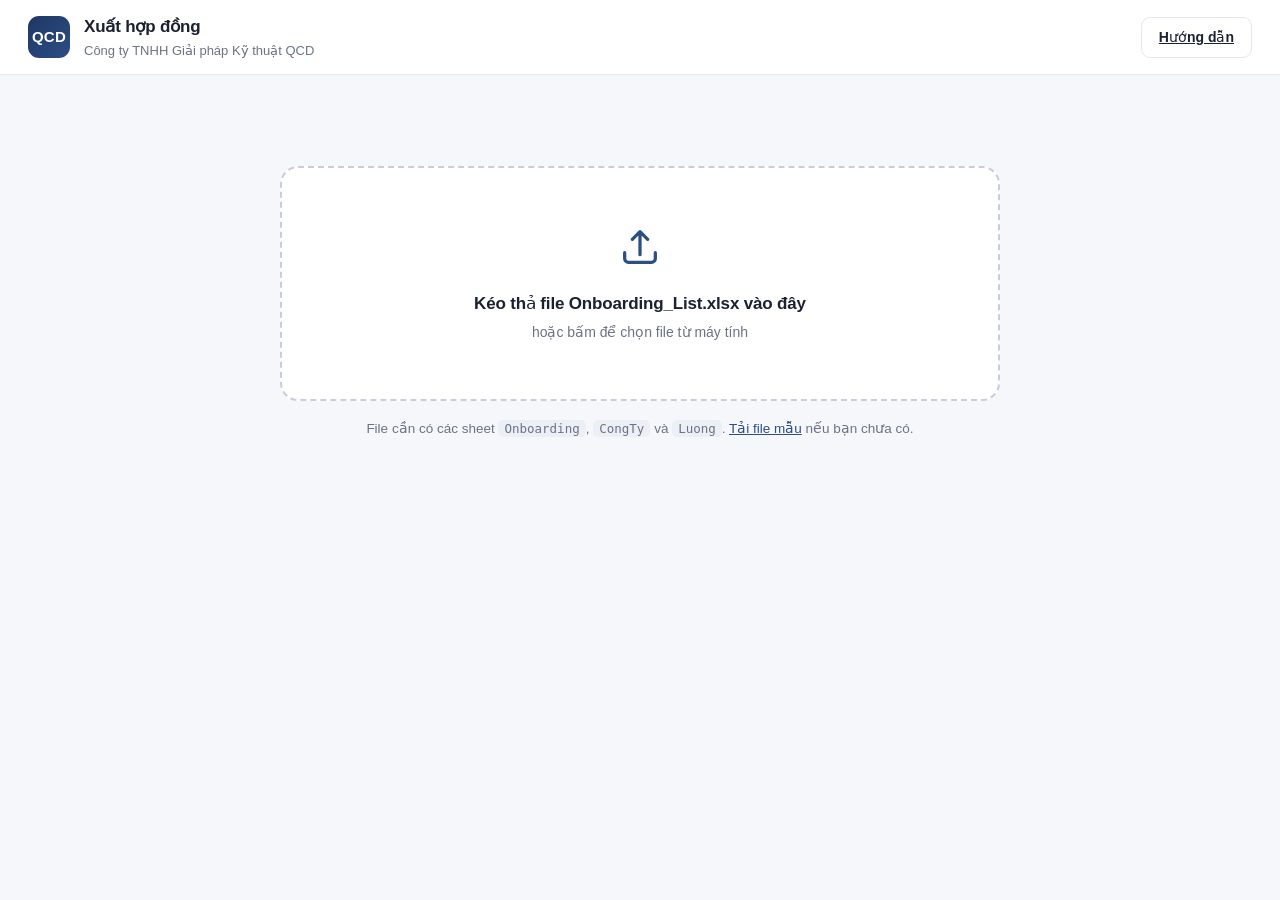
<file: CONTRACTS/app/static/index.html>
<!DOCTYPE html>
<html lang="vi">
<head>
<meta charset="utf-8">
<meta name="viewport" content="width=device-width, initial-scale=1">
<title>QCD · Xuất hợp đồng từ danh sách onboarding</title>
<link rel="stylesheet" href="styles.css">
<link rel="icon" href="data:image/svg+xml,<svg xmlns='http://www.w3.org/2000/svg' viewBox='0 0 64 64'><rect width='64' height='64' rx='14' fill='%231f3864'/><text x='32' y='44' font-size='32' font-family='Arial' font-weight='bold' fill='white' text-anchor='middle'>Q</text></svg>">
</head>
<body>

<header class="topbar">
  <div class="brand">
    <div class="logo">QCD</div>
    <div>
      <h1>Xuất hợp đồng</h1>
      <p>Công ty TNHH Giải pháp Kỹ thuật QCD</p>
    </div>
  </div>
  <div class="topbar-right">
    <span class="file-chip" id="fileChip" hidden></span>
    <a class="btn ghost" href="huong-dan.html" target="_blank" rel="noopener">Hướng dẫn</a>
    <button class="btn ghost" id="btnReset" hidden>Tải file khác</button>
  </div>
</header>

<main>

  <!-- ─────────── Bước 1: tải file ─────────── -->
  <section id="uploadView">
    <div class="dropzone" id="dropzone" tabindex="0" role="button" aria-label="Chọn file Excel">
      <svg viewBox="0 0 24 24" class="dz-icon" aria-hidden="true">
        <path d="M12 16V4m0 0 4 4m-4-4L8 8" stroke-linecap="round" stroke-linejoin="round"/>
        <path d="M4 15v3a2 2 0 0 0 2 2h12a2 2 0 0 0 2-2v-3" stroke-linecap="round"/>
      </svg>
      <h2>Kéo thả file <strong>Onboarding_List.xlsx</strong> vào đây</h2>
      <p>hoặc bấm để chọn file từ máy tính</p>
      <input type="file" id="fileInput" accept=".xlsx,.xlsm" hidden>
    </div>
    <p class="hint hint-mau">
      File cần có các sheet <code>Onboarding</code>, <code>CongTy</code> và <code>Luong</code>.
      <a id="mauExcel" href="/api/mau-excel">Tải file mẫu</a> nếu bạn chưa có.
    </p>
    <p class="hint boot" id="bootStatus" hidden></p>
  </section>

  <!-- ─────────── Bước 2: xem và chọn ─────────── -->
  <section id="listView" hidden>

    <div class="stats">
      <div class="stat"><span class="stat-num" id="stTotal">0</span><span class="stat-lbl">Nhân sự</span></div>
      <div class="stat"><span class="stat-num" id="stHdld">0</span><span class="stat-lbl">HĐ lao động</span></div>
      <div class="stat"><span class="stat-num" id="stHdks">0</span><span class="stat-lbl">HĐ dịch vụ kỹ sư</span></div>
      <div class="stat ok"><span class="stat-num" id="stReady">0</span><span class="stat-lbl">Đủ thông tin</span></div>
      <div class="stat warn"><span class="stat-num" id="stMissing">0</span><span class="stat-lbl">Còn thiếu</span></div>
    </div>

    <div class="toolbar">
      <div class="search">
        <svg viewBox="0 0 24 24" aria-hidden="true"><circle cx="11" cy="11" r="7"/><path d="m20 20-3.5-3.5" stroke-linecap="round"/></svg>
        <input type="search" id="search" placeholder="Tìm theo tên, chức danh, bộ phận…" autocomplete="off">
      </div>
      <div class="filters" id="filters" role="group" aria-label="Lọc danh sách">
        <button class="chip active" data-filter="all">Tất cả</button>
        <button class="chip" data-filter="HDLD">HĐ lao động</button>
        <button class="chip" data-filter="HDKS">HĐ dịch vụ</button>
        <button class="chip" data-filter="ready">Đủ thông tin</button>
        <button class="chip" data-filter="missing">Còn thiếu</button>
      </div>
    </div>

    <div class="tablewrap">
      <table id="table">
        <thead>
          <tr>
            <th class="col-check"><input type="checkbox" id="checkAll" aria-label="Chọn tất cả"></th>
            <th class="col-stt">#</th>
            <th>Nhân sự</th>
            <th>Loại hợp đồng</th>
            <th>Số HĐ</th>
            <th>Thời hạn</th>
            <th class="num">Mức lương / tháng</th>
            <th>Trạng thái</th>
            <th></th>
          </tr>
        </thead>
        <tbody id="tbody"></tbody>
      </table>
      <p class="empty" id="emptyMsg" hidden>Không có nhân sự nào khớp bộ lọc.</p>
    </div>
  </section>
</main>

<!-- ─────────── Thanh thao tác ─────────── -->
<div class="actionbar" id="actionbar" hidden>
  <div class="sel-info"><strong id="selCount">0</strong> nhân sự được chọn<span id="selWarn" class="sel-warn" hidden></span></div>
  <label class="switch" id="mergeWrap" hidden
         title="Bỏ trống thì mỗi nhân sự tải về một file riêng mang đúng tên của họ">
    <input type="checkbox" id="mergeChk"><span></span>Gộp tất cả vào một file PDF
  </label>
  <div class="actions">
    <button class="btn ghost" id="btnPreview">Xem trước</button>
    <button class="btn ghost" id="btnDocx">Tải Word</button>
    <button class="btn primary" id="btnPdf">Tải PDF</button>
  </div>
</div>

<!-- ─────────── Ngăn chi tiết ─────────── -->
<div class="drawer-backdrop" id="drawerBackdrop" hidden></div>
<aside class="drawer" id="drawer" hidden aria-label="Chi tiết nhân sự">
  <header>
    <div><h2 id="drawerName"></h2><p id="drawerRole"></p></div>
    <button class="icon-btn" id="drawerClose" aria-label="Đóng">&times;</button>
  </header>
  <div class="drawer-body" id="drawerBody"></div>
  <footer>
    <button class="btn ghost" id="drawerPreview">Xem trước</button>
    <button class="btn primary" id="drawerPdf">Tải PDF</button>
  </footer>
</aside>

<!-- ─────────── Xem trước ─────────── -->
<div class="modal" id="previewModal" hidden>
  <div class="modal-box">
    <header>
      <h2 id="previewTitle">Xem trước hợp đồng</h2>
      <button class="icon-btn" id="previewClose" aria-label="Đóng">&times;</button>
    </header>
    <iframe id="previewFrame" title="Xem trước hợp đồng"></iframe>
  </div>
</div>

<div class="toasts" id="toasts"></div>
<div class="loading" id="loading" hidden><div class="spinner"></div><span id="loadingText">Đang xử lý…</span></div>

<script src="backend-server.js"></script>
<script src="app.js"></script>
</body>
</html>
</file>
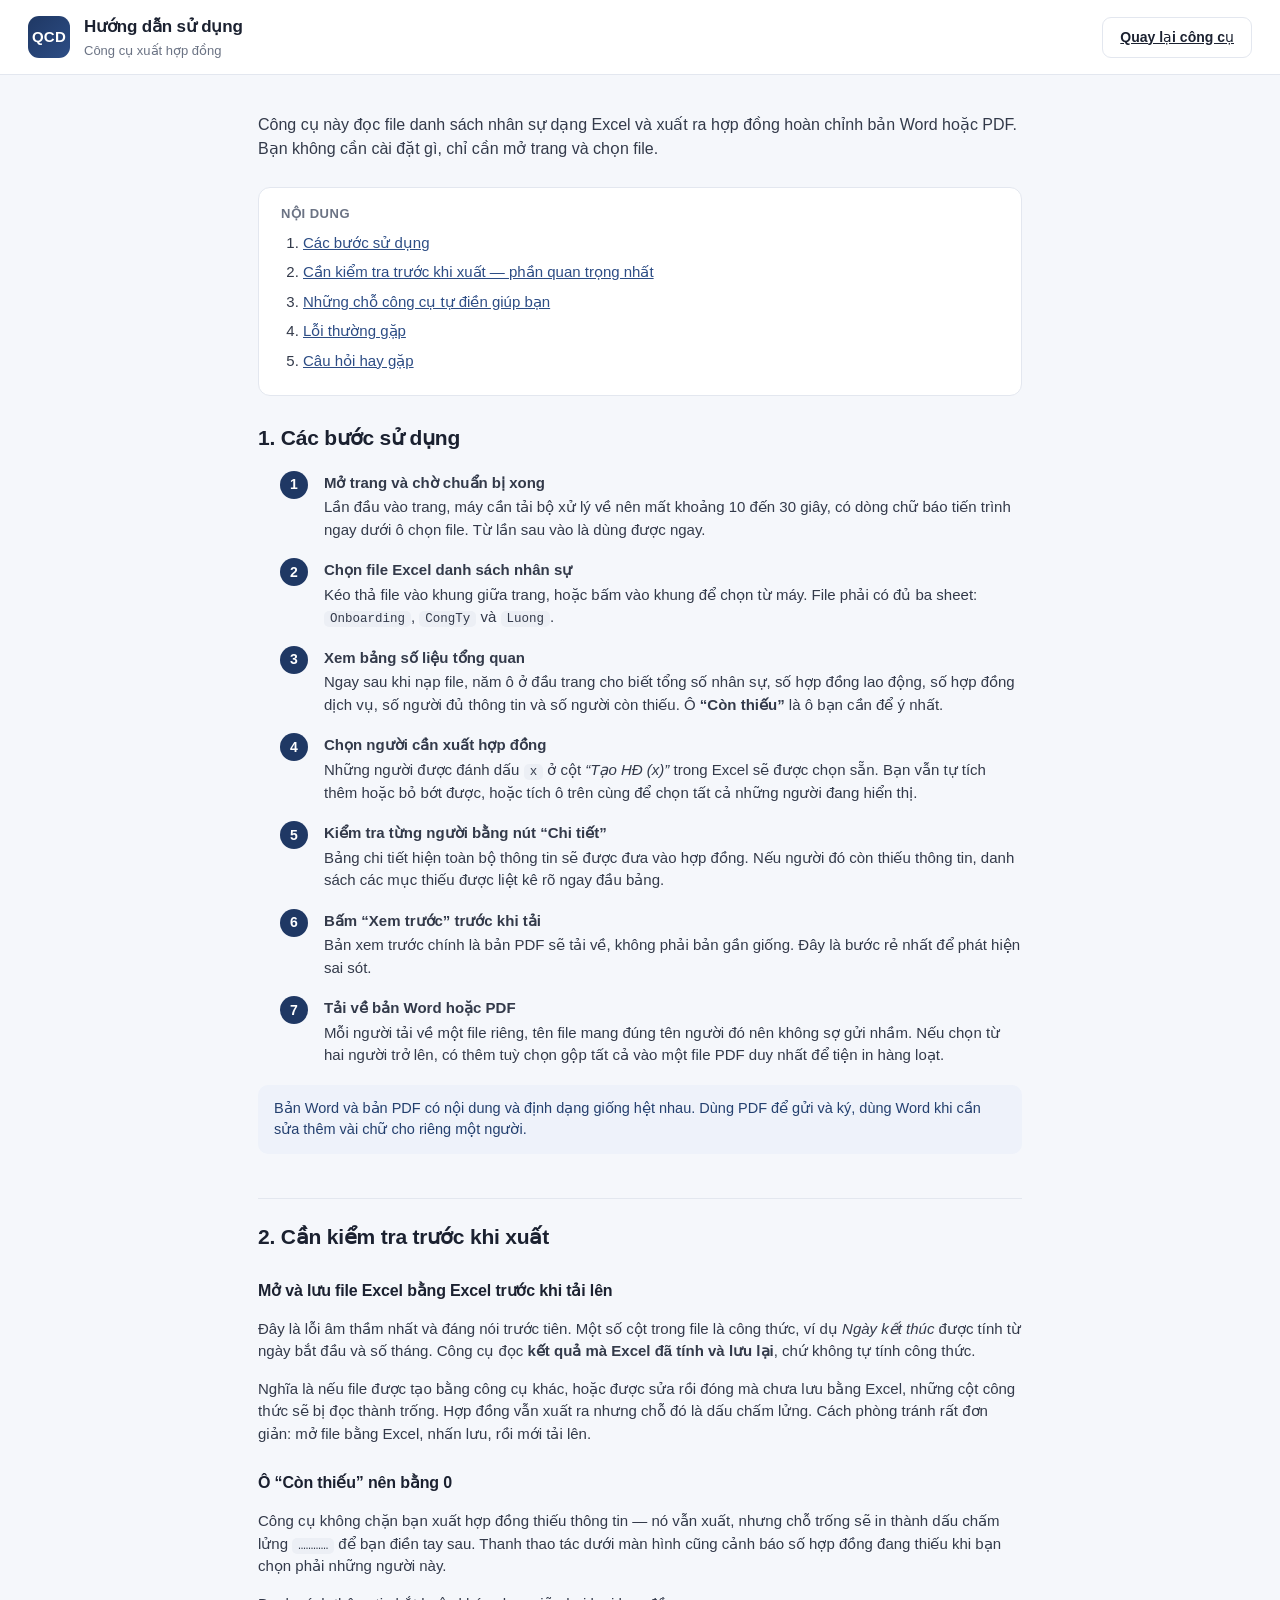
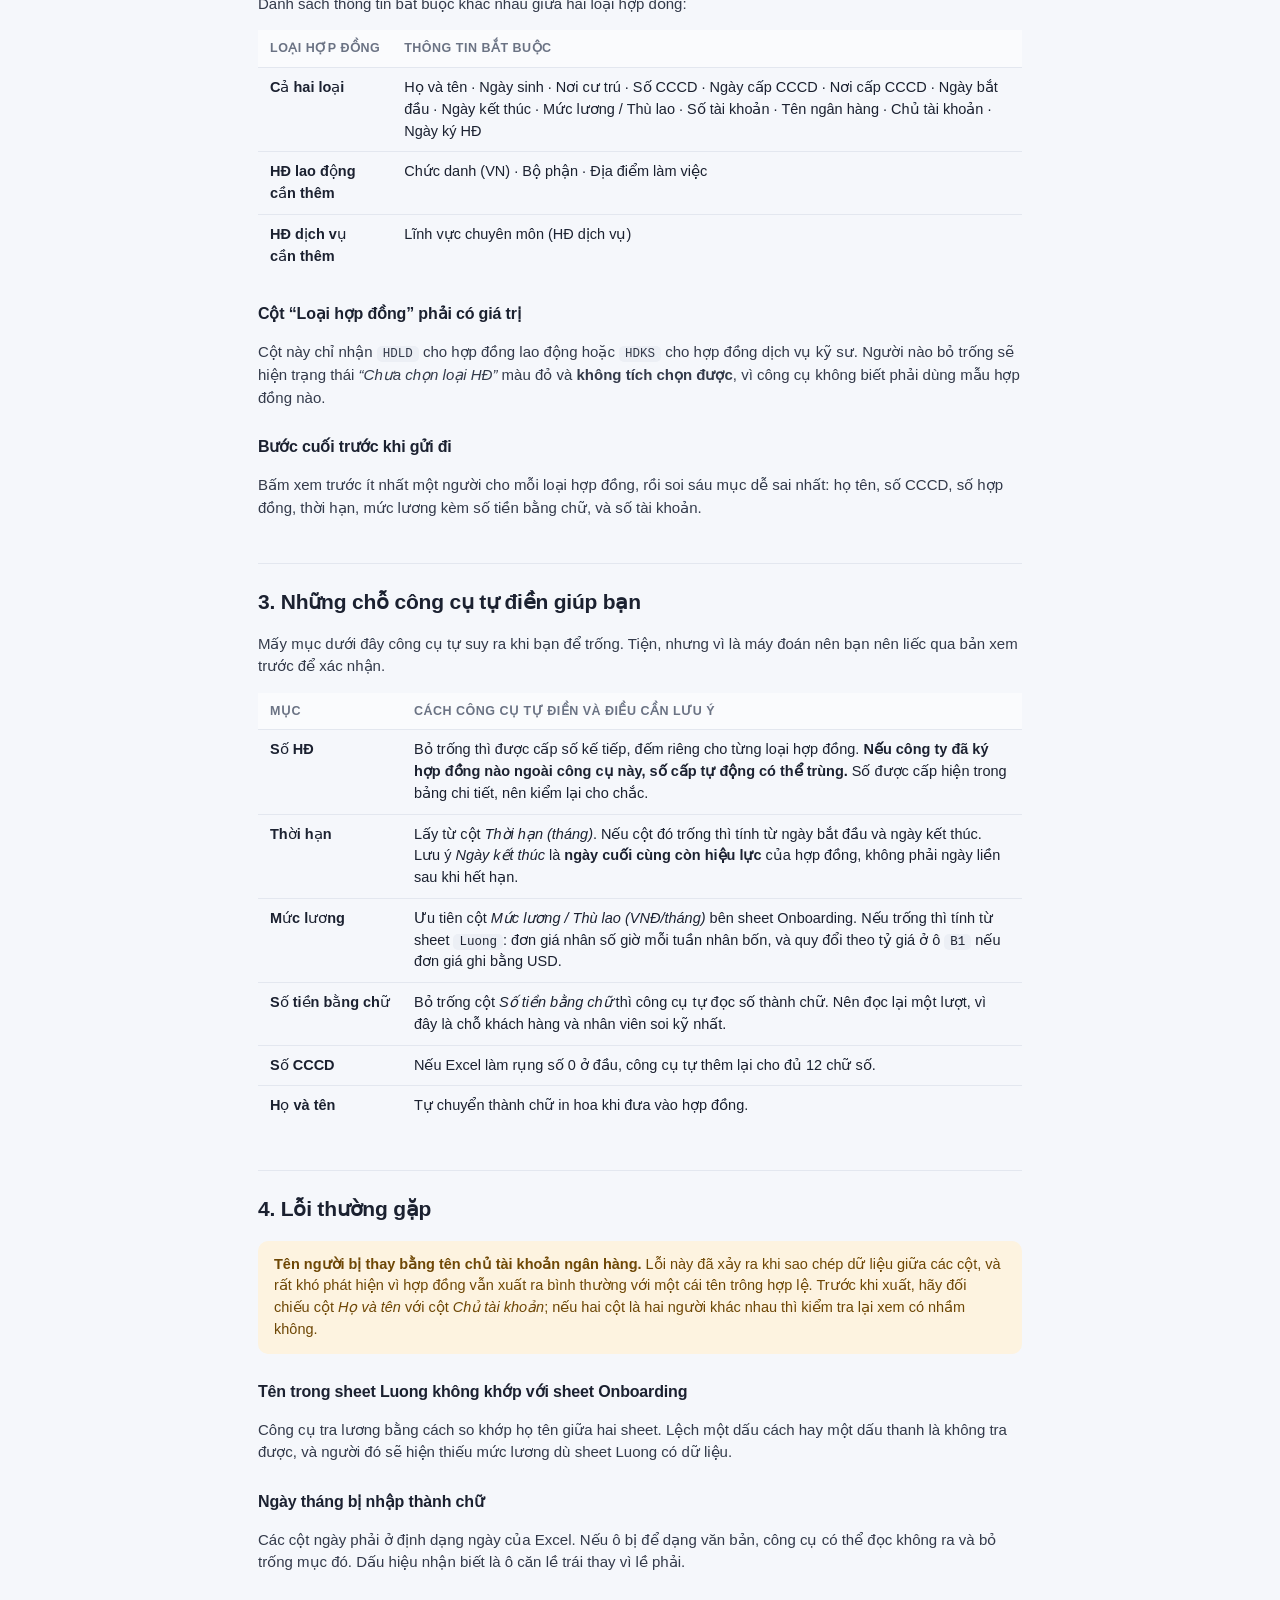
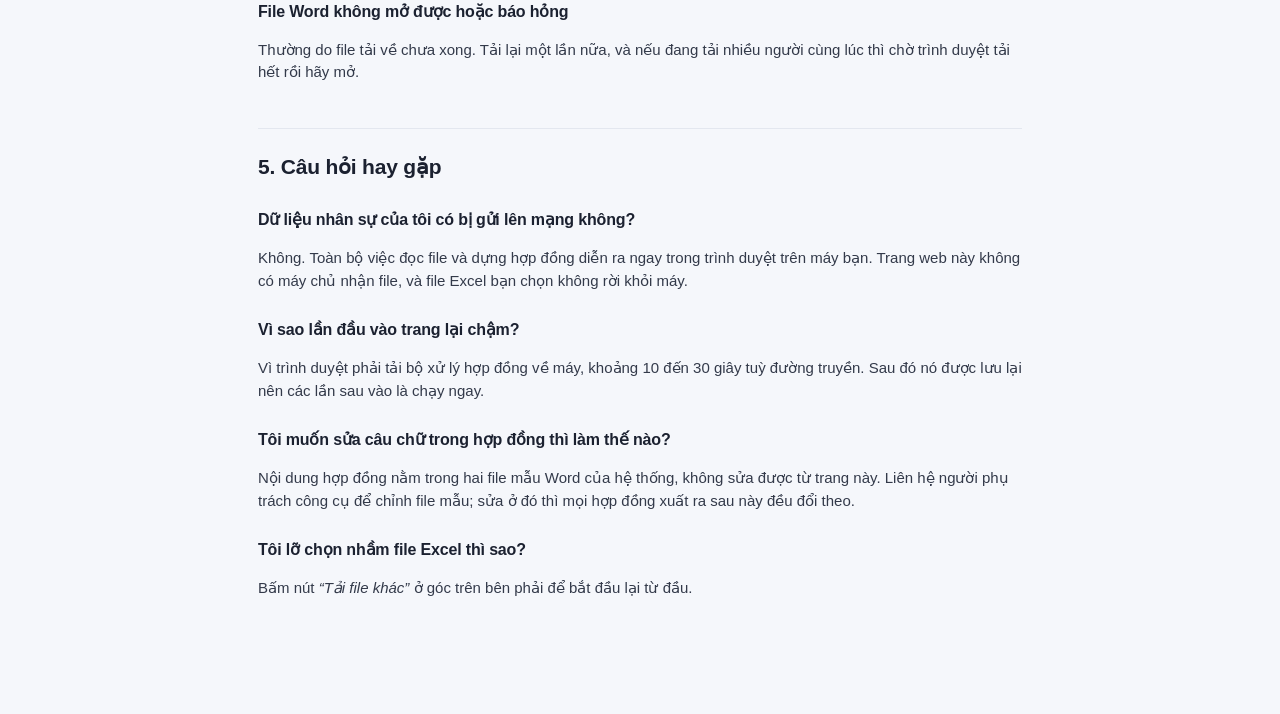
<file: CONTRACTS/app/static/huong-dan.html>
<!DOCTYPE html>
<html lang="vi">
<head>
<meta charset="utf-8">
<meta name="viewport" content="width=device-width, initial-scale=1">
<title>Hướng dẫn sử dụng · Xuất hợp đồng</title>
<link rel="stylesheet" href="styles.css">
<style>
  .doc { max-width: 820px; margin: 0 auto; padding: 32px 28px 100px; }
  .doc h2 {
    font-size: 21px; margin: 44px 0 14px; padding-top: 22px;
    border-top: 1px solid var(--line);
  }
  .doc h2:first-of-type { border-top: none; padding-top: 0; margin-top: 26px; }
  .doc h3 { font-size: 16px; margin: 26px 0 8px; }
  .doc p, .doc li { color: #333a4a; }
  .doc ol, .doc ul { padding-left: 22px; margin: 10px 0; }
  .doc li { margin: 7px 0; }
  .doc li > ul { margin: 6px 0; }
  .lead { font-size: 16px; color: var(--muted); margin: 6px 0 0; }

  .buoc { counter-reset: buoc; list-style: none; padding: 0; }
  .buoc > li {
    counter-increment: buoc; position: relative;
    padding: 0 0 0 44px; margin: 18px 0;
  }
  .buoc > li::before {
    content: counter(buoc); position: absolute; left: 0; top: -1px;
    width: 28px; height: 28px; border-radius: 50%;
    background: var(--navy); color: #fff;
    font-size: 14px; font-weight: 650;
    display: grid; place-items: center;
  }
  /* Chỉ dòng tiêu đề của mỗi bước mới tách riêng một dòng, chữ in đậm giữa câu thì không. */
  .buoc > li > strong:first-child { display: block; margin-bottom: 2px; }

  .note { border-radius: 10px; padding: 13px 16px; margin: 16px 0; font-size: 14.5px; }
  .note.warn { background: var(--warn-bg); color: #6e4705; }
  .note.ok { background: var(--ok-bg); color: #0f5c35; }
  .note.info { background: var(--navy-50); color: #24406f; }
  .note strong { font-weight: 650; }

  table.doc-t { width: 100%; border-collapse: collapse; margin: 14px 0; font-size: 14.5px; }
  table.doc-t th, table.doc-t td {
    text-align: left; padding: 9px 12px; border-bottom: 1px solid var(--line);
    vertical-align: top;
  }
  table.doc-t th { background: #fafbfd; font-size: 12.5px; text-transform: uppercase;
                   letter-spacing: .04em; color: var(--muted); }
  table.doc-t td:first-child { white-space: nowrap; font-weight: 550; }

  .muc-luc { background: #fff; border: 1px solid var(--line); border-radius: var(--radius);
             padding: 16px 22px; margin: 26px 0 8px; }
  .muc-luc p { margin: 0 0 8px; font-weight: 650; font-size: 13px;
               text-transform: uppercase; letter-spacing: .04em; color: var(--muted); }
  .muc-luc ol { margin: 0; }

  @media print {
    .topbar { position: static; }
    .doc h2 { break-after: avoid; }
    .note, .buoc > li, table.doc-t { break-inside: avoid; }
  }
</style>
</head>
<body>

<header class="topbar">
  <div class="brand">
    <div class="logo">QCD</div>
    <div>
      <h1>Hướng dẫn sử dụng</h1>
      <p>Công cụ xuất hợp đồng</p>
    </div>
  </div>
  <a class="btn ghost" id="veCongCu" href="./">Quay lại công cụ</a>
</header>
<script>
  // Bản chạy trên máy phục vụ trang này ngay ở thư mục gốc, còn bản web đặt nó trong
  // CONTRACTS/app/static/ nên phải lùi về đúng chỗ chứa trang chính.
  const thuMuc = "/CONTRACTS/app/static/";
  const vt = location.pathname.indexOf(thuMuc);
  if (vt >= 0) document.getElementById("veCongCu").href = location.pathname.slice(0, vt + 1);
</script>

<main class="doc">

  <p class="lead">
    Công cụ này đọc file danh sách nhân sự dạng Excel và xuất ra hợp đồng hoàn chỉnh
    bản Word hoặc PDF. Bạn không cần cài đặt gì, chỉ cần mở trang và chọn file.
  </p>

  <div class="muc-luc">
    <p>Nội dung</p>
    <ol>
      <li><a href="#cach-dung">Các bước sử dụng</a></li>
      <li><a href="#truoc-khi-xuat">Cần kiểm tra trước khi xuất — phần quan trọng nhất</a></li>
      <li><a href="#tu-dien">Những chỗ công cụ tự điền giúp bạn</a></li>
      <li><a href="#loi-thuong-gap">Lỗi thường gặp</a></li>
      <li><a href="#cau-hoi">Câu hỏi hay gặp</a></li>
    </ol>
  </div>

  <!-- ─────────────────────────────────────────────── -->
  <h2 id="cach-dung">1. Các bước sử dụng</h2>

  <ol class="buoc">
    <li>
      <strong>Mở trang và chờ chuẩn bị xong</strong>
      Lần đầu vào trang, máy cần tải bộ xử lý về nên mất khoảng 10 đến 30 giây,
      có dòng chữ báo tiến trình ngay dưới ô chọn file. Từ lần sau vào là dùng được ngay.
    </li>
    <li>
      <strong>Chọn file Excel danh sách nhân sự</strong>
      Kéo thả file vào khung giữa trang, hoặc bấm vào khung để chọn từ máy.
      File phải có đủ ba sheet: <code>Onboarding</code>, <code>CongTy</code> và <code>Luong</code>.
    </li>
    <li>
      <strong>Xem bảng số liệu tổng quan</strong>
      Ngay sau khi nạp file, năm ô ở đầu trang cho biết tổng số nhân sự, số hợp đồng
      lao động, số hợp đồng dịch vụ, số người đủ thông tin và số người còn thiếu.
      Ô <strong>“Còn thiếu”</strong> là ô bạn cần để ý nhất.
    </li>
    <li>
      <strong>Chọn người cần xuất hợp đồng</strong>
      Những người được đánh dấu <code>x</code> ở cột <em>“Tạo HĐ (x)”</em> trong Excel
      sẽ được chọn sẵn. Bạn vẫn tự tích thêm hoặc bỏ bớt được, hoặc tích ô trên cùng
      để chọn tất cả những người đang hiển thị.
    </li>
    <li>
      <strong>Kiểm tra từng người bằng nút “Chi tiết”</strong>
      Bảng chi tiết hiện toàn bộ thông tin sẽ được đưa vào hợp đồng. Nếu người đó còn
      thiếu thông tin, danh sách các mục thiếu được liệt kê rõ ngay đầu bảng.
    </li>
    <li>
      <strong>Bấm “Xem trước” trước khi tải</strong>
      Bản xem trước chính là bản PDF sẽ tải về, không phải bản gần giống.
      Đây là bước rẻ nhất để phát hiện sai sót.
    </li>
    <li>
      <strong>Tải về bản Word hoặc PDF</strong>
      Mỗi người tải về một file riêng, tên file mang đúng tên người đó nên không sợ gửi nhầm.
      Nếu chọn từ hai người trở lên, có thêm tuỳ chọn gộp tất cả vào một file PDF duy nhất
      để tiện in hàng loạt.
    </li>
  </ol>

  <div class="note info">
    Bản Word và bản PDF có nội dung và định dạng giống hệt nhau. Dùng PDF để gửi và ký,
    dùng Word khi cần sửa thêm vài chữ cho riêng một người.
  </div>

  <!-- ─────────────────────────────────────────────── -->
  <h2 id="truoc-khi-xuat">2. Cần kiểm tra trước khi xuất</h2>

  <h3>Mở và lưu file Excel bằng Excel trước khi tải lên</h3>
  <p>
    Đây là lỗi âm thầm nhất và đáng nói trước tiên. Một số cột trong file là công thức,
    ví dụ <em>Ngày kết thúc</em> được tính từ ngày bắt đầu và số tháng. Công cụ đọc
    <strong>kết quả mà Excel đã tính và lưu lại</strong>, chứ không tự tính công thức.
  </p>
  <p>
    Nghĩa là nếu file được tạo bằng công cụ khác, hoặc được sửa rồi đóng mà chưa lưu bằng
    Excel, những cột công thức sẽ bị đọc thành trống. Hợp đồng vẫn xuất ra nhưng chỗ đó
    là dấu chấm lửng. Cách phòng tránh rất đơn giản: mở file bằng Excel, nhấn lưu, rồi mới tải lên.
  </p>

  <h3>Ô “Còn thiếu” nên bằng 0</h3>
  <p>
    Công cụ không chặn bạn xuất hợp đồng thiếu thông tin — nó vẫn xuất, nhưng chỗ trống
    sẽ in thành dấu chấm lửng <code>…………</code> để bạn điền tay sau. Thanh thao tác dưới
    màn hình cũng cảnh báo số hợp đồng đang thiếu khi bạn chọn phải những người này.
  </p>
  <p>Danh sách thông tin bắt buộc khác nhau giữa hai loại hợp đồng:</p>

  <table class="doc-t">
    <thead>
      <tr><th>Loại hợp đồng</th><th>Thông tin bắt buộc</th></tr>
    </thead>
    <tbody>
      <tr>
        <td>Cả hai loại</td>
        <td>Họ và tên · Ngày sinh · Nơi cư trú · Số CCCD · Ngày cấp CCCD · Nơi cấp CCCD ·
            Ngày bắt đầu · Ngày kết thúc · Mức lương / Thù lao · Số tài khoản ·
            Tên ngân hàng · Chủ tài khoản · Ngày ký HĐ</td>
      </tr>
      <tr>
        <td>HĐ lao động<br>cần thêm</td>
        <td>Chức danh (VN) · Bộ phận · Địa điểm làm việc</td>
      </tr>
      <tr>
        <td>HĐ dịch vụ<br>cần thêm</td>
        <td>Lĩnh vực chuyên môn (HĐ dịch vụ)</td>
      </tr>
    </tbody>
  </table>

  <h3>Cột “Loại hợp đồng” phải có giá trị</h3>
  <p>
    Cột này chỉ nhận <code>HDLD</code> cho hợp đồng lao động hoặc <code>HDKS</code> cho
    hợp đồng dịch vụ kỹ sư. Người nào bỏ trống sẽ hiện trạng thái
    <em>“Chưa chọn loại HĐ”</em> màu đỏ và <strong>không tích chọn được</strong>,
    vì công cụ không biết phải dùng mẫu hợp đồng nào.
  </p>

  <h3>Bước cuối trước khi gửi đi</h3>
  <p>
    Bấm xem trước ít nhất một người cho mỗi loại hợp đồng, rồi soi sáu mục dễ sai nhất:
    họ tên, số CCCD, số hợp đồng, thời hạn, mức lương kèm số tiền bằng chữ, và số tài khoản.
  </p>

  <!-- ─────────────────────────────────────────────── -->
  <h2 id="tu-dien">3. Những chỗ công cụ tự điền giúp bạn</h2>

  <p>
    Mấy mục dưới đây công cụ tự suy ra khi bạn để trống. Tiện, nhưng vì là máy đoán nên
    bạn nên liếc qua bản xem trước để xác nhận.
  </p>

  <table class="doc-t">
    <thead>
      <tr><th>Mục</th><th>Cách công cụ tự điền và điều cần lưu ý</th></tr>
    </thead>
    <tbody>
      <tr>
        <td>Số HĐ</td>
        <td>Bỏ trống thì được cấp số kế tiếp, đếm riêng cho từng loại hợp đồng.
            <strong>Nếu công ty đã ký hợp đồng nào ngoài công cụ này, số cấp tự động có thể
            trùng.</strong> Số được cấp hiện trong bảng chi tiết, nên kiểm lại cho chắc.</td>
      </tr>
      <tr>
        <td>Thời hạn</td>
        <td>Lấy từ cột <em>Thời hạn (tháng)</em>. Nếu cột đó trống thì tính từ ngày bắt đầu
            và ngày kết thúc. Lưu ý <em>Ngày kết thúc</em> là <strong>ngày cuối cùng còn
            hiệu lực</strong> của hợp đồng, không phải ngày liền sau khi hết hạn.</td>
      </tr>
      <tr>
        <td>Mức lương</td>
        <td>Ưu tiên cột <em>Mức lương / Thù lao (VNĐ/tháng)</em> bên sheet Onboarding.
            Nếu trống thì tính từ sheet <code>Luong</code>: đơn giá nhân số giờ mỗi tuần
            nhân bốn, và quy đổi theo tỷ giá ở ô <code>B1</code> nếu đơn giá ghi bằng USD.</td>
      </tr>
      <tr>
        <td>Số tiền bằng chữ</td>
        <td>Bỏ trống cột <em>Số tiền bằng chữ</em> thì công cụ tự đọc số thành chữ.
            Nên đọc lại một lượt, vì đây là chỗ khách hàng và nhân viên soi kỹ nhất.</td>
      </tr>
      <tr>
        <td>Số CCCD</td>
        <td>Nếu Excel làm rụng số 0 ở đầu, công cụ tự thêm lại cho đủ 12 chữ số.</td>
      </tr>
      <tr>
        <td>Họ và tên</td>
        <td>Tự chuyển thành chữ in hoa khi đưa vào hợp đồng.</td>
      </tr>
    </tbody>
  </table>

  <!-- ─────────────────────────────────────────────── -->
  <h2 id="loi-thuong-gap">4. Lỗi thường gặp</h2>

  <div class="note warn">
    <strong>Tên người bị thay bằng tên chủ tài khoản ngân hàng.</strong>
    Lỗi này đã xảy ra khi sao chép dữ liệu giữa các cột, và rất khó phát hiện vì hợp đồng
    vẫn xuất ra bình thường với một cái tên trông hợp lệ. Trước khi xuất, hãy đối chiếu
    cột <em>Họ và tên</em> với cột <em>Chủ tài khoản</em>; nếu hai cột là hai người khác
    nhau thì kiểm tra lại xem có nhầm không.
  </div>

  <h3>Tên trong sheet Luong không khớp với sheet Onboarding</h3>
  <p>
    Công cụ tra lương bằng cách so khớp họ tên giữa hai sheet. Lệch một dấu cách hay một
    dấu thanh là không tra được, và người đó sẽ hiện thiếu mức lương dù sheet Luong có dữ liệu.
  </p>

  <h3>Ngày tháng bị nhập thành chữ</h3>
  <p>
    Các cột ngày phải ở định dạng ngày của Excel. Nếu ô bị để dạng văn bản, công cụ có thể
    đọc không ra và bỏ trống mục đó. Dấu hiệu nhận biết là ô căn lề trái thay vì lề phải.
  </p>

  <h3>File Word không mở được hoặc báo hỏng</h3>
  <p>
    Thường do file tải về chưa xong. Tải lại một lần nữa, và nếu đang tải nhiều người cùng
    lúc thì chờ trình duyệt tải hết rồi hãy mở.
  </p>

  <!-- ─────────────────────────────────────────────── -->
  <h2 id="cau-hoi">5. Câu hỏi hay gặp</h2>

  <h3>Dữ liệu nhân sự của tôi có bị gửi lên mạng không?</h3>
  <p>
    Không. Toàn bộ việc đọc file và dựng hợp đồng diễn ra ngay trong trình duyệt trên máy
    bạn. Trang web này không có máy chủ nhận file, và file Excel bạn chọn không rời khỏi máy.
  </p>

  <h3>Vì sao lần đầu vào trang lại chậm?</h3>
  <p>
    Vì trình duyệt phải tải bộ xử lý hợp đồng về máy, khoảng 10 đến 30 giây tuỳ đường
    truyền. Sau đó nó được lưu lại nên các lần sau vào là chạy ngay.
  </p>

  <h3>Tôi muốn sửa câu chữ trong hợp đồng thì làm thế nào?</h3>
  <p>
    Nội dung hợp đồng nằm trong hai file mẫu Word của hệ thống, không sửa được từ trang này.
    Liên hệ người phụ trách công cụ để chỉnh file mẫu; sửa ở đó thì mọi hợp đồng xuất ra
    sau này đều đổi theo.
  </p>

  <h3>Tôi lỡ chọn nhầm file Excel thì sao?</h3>
  <p>
    Bấm nút <em>“Tải file khác”</em> ở góc trên bên phải để bắt đầu lại từ đầu.
  </p>

</main>
</body>
</html>
</file>
<file: CONTRACTS/app/static/styles.css>
:root {
  --navy: #1f3864;
  --navy-700: #2d4d85;
  --navy-50: #eef2fa;
  --ink: #1b2130;
  --muted: #6b7384;
  --line: #e3e7ef;
  --bg: #f5f7fb;
  --card: #ffffff;
  --ok: #157f4a;
  --ok-bg: #e7f5ed;
  --warn: #9a6207;
  --warn-bg: #fdf3e0;
  --danger: #a32020;
  --danger-bg: #fdecec;
  --radius: 12px;
  --shadow: 0 1px 2px rgba(16, 24, 40, .05), 0 8px 24px rgba(16, 24, 40, .06);
}

* { box-sizing: border-box; }
[hidden] { display: none !important; }

html, body {
  margin: 0;
  padding: 0;
  background: var(--bg);
  color: var(--ink);
  font-family: -apple-system, BlinkMacSystemFont, "Segoe UI", "Inter", "Helvetica Neue", Arial, sans-serif;
  font-size: 15px;
  line-height: 1.5;
  -webkit-font-smoothing: antialiased;
}

h1, h2, h3 { margin: 0; font-weight: 650; letter-spacing: -.01em; }
a { color: var(--navy-700); }

/* ───────────── topbar ───────────── */
.topbar {
  position: sticky; top: 0; z-index: 30;
  display: flex; align-items: center; justify-content: space-between;
  gap: 16px; padding: 14px 28px;
  background: #fff; border-bottom: 1px solid var(--line);
}
.brand { display: flex; align-items: center; gap: 14px; }
.logo {
  width: 42px; height: 42px; border-radius: 11px;
  background: linear-gradient(135deg, var(--navy), var(--navy-700));
  color: #fff; font-weight: 700; font-size: 15px; letter-spacing: .02em;
  display: grid; place-items: center;
}
.brand h1 { font-size: 17px; }
.brand p { margin: 1px 0 0; font-size: 13px; color: var(--muted); }
.topbar-right { display: flex; align-items: center; gap: 12px; }
.file-chip {
  display: inline-flex; align-items: center; gap: 7px;
  max-width: 320px; overflow: hidden; text-overflow: ellipsis; white-space: nowrap;
  padding: 6px 12px; border-radius: 999px; font-size: 13px;
  background: var(--navy-50); color: var(--navy); font-weight: 550;
}
.file-chip::before { content: ""; width: 7px; height: 7px; border-radius: 50%; background: var(--ok); flex: none; }

main { max-width: 1240px; margin: 0 auto; padding: 28px 28px 140px; }

/* ───────────── dropzone ───────────── */
#uploadView { max-width: 720px; margin: 7vh auto 0; }
.dropzone {
  background: var(--card); border: 2px dashed #c6cedd; border-radius: 18px;
  padding: 56px 32px; text-align: center; cursor: pointer;
  transition: border-color .15s, background .15s, transform .15s;
}
.dropzone:hover, .dropzone:focus-visible { border-color: var(--navy-700); background: #fbfcfe; outline: none; }
.dropzone.drag { border-color: var(--navy); background: var(--navy-50); transform: scale(1.01); }
.dz-icon { width: 46px; height: 46px; fill: none; stroke: var(--navy-700); stroke-width: 1.7; margin-bottom: 14px; }
.dropzone h2 { font-size: 17px; font-weight: 550; }
.dropzone h2 strong { font-weight: 700; }
.dropzone p { margin: 6px 0 0; color: var(--muted); font-size: 14px; }
.hint { text-align: center; color: var(--muted); font-size: 13.5px; margin-top: 18px; }
.hint.riengtu { max-width: 540px; margin-inline: auto; line-height: 1.55; }
/* Bản chạy trong trình duyệt phải tải Python về nên cần báo tiến trình lần đầu. */
.hint.boot { margin-top: 10px; color: var(--navy); font-weight: 550; }
.hint.boot::before {
  content: ""; display: inline-block; vertical-align: -2px; margin-right: 8px;
  width: 12px; height: 12px; border-radius: 50%;
  border: 2px solid #c6cedd; border-top-color: var(--navy);
  animation: quay .7s linear infinite;
}
.hint.boot.err { color: var(--danger); }
.hint.boot.err::before { display: none; }
@keyframes quay { to { transform: rotate(360deg); } }
code { background: #eceff5; padding: 1px 6px; border-radius: 5px; font-size: 12.5px; }

/* ───────────── stats ───────────── */
.stats { display: grid; grid-template-columns: repeat(5, 1fr); gap: 14px; margin-bottom: 20px; }
.stat {
  background: var(--card); border: 1px solid var(--line); border-radius: var(--radius);
  padding: 15px 18px; display: flex; flex-direction: column; gap: 2px;
}
.stat-num { font-size: 25px; font-weight: 680; letter-spacing: -.02em; }
.stat-lbl { font-size: 12.5px; color: var(--muted); }
.stat.ok .stat-num { color: var(--ok); }
.stat.warn .stat-num { color: var(--warn); }

/* ───────────── toolbar ───────────── */
.toolbar { display: flex; gap: 14px; align-items: center; flex-wrap: wrap; margin-bottom: 14px; }
.search { position: relative; flex: 1; min-width: 240px; }
.search svg { position: absolute; left: 12px; top: 50%; transform: translateY(-50%); width: 17px; height: 17px; fill: none; stroke: var(--muted); stroke-width: 1.9; }
.search input {
  width: 100%; padding: 10px 14px 10px 37px; font-size: 14px; font-family: inherit;
  border: 1px solid var(--line); border-radius: 9px; background: #fff; color: var(--ink);
}
.search input:focus { outline: 2px solid var(--navy-700); outline-offset: -1px; border-color: transparent; }
.filters { display: flex; gap: 7px; flex-wrap: wrap; }
.chip {
  border: 1px solid var(--line); background: #fff; color: var(--muted);
  padding: 8px 14px; border-radius: 999px; font-size: 13.5px; font-family: inherit;
  cursor: pointer; transition: .12s; font-weight: 500;
}
.chip:hover { border-color: #c6cedd; color: var(--ink); }
.chip.active { background: var(--navy); border-color: var(--navy); color: #fff; }

/* ───────────── table ───────────── */
.tablewrap { background: var(--card); border: 1px solid var(--line); border-radius: var(--radius); overflow: hidden; box-shadow: var(--shadow); }
table { width: 100%; border-collapse: collapse; }
thead th {
  text-align: left; font-size: 12px; font-weight: 600; text-transform: uppercase; letter-spacing: .04em;
  color: var(--muted); padding: 12px 14px; background: #fafbfd; border-bottom: 1px solid var(--line);
  white-space: nowrap;
}
tbody td { padding: 12px 14px; border-bottom: 1px solid #f0f2f7; vertical-align: middle; }
tbody tr:last-child td { border-bottom: none; }
tbody tr { transition: background .1s; }
tbody tr:hover { background: #fafbfe; }
tbody tr.selected { background: var(--navy-50); }
.col-check, .col-stt { width: 1%; white-space: nowrap; }
.col-stt { color: var(--muted); font-variant-numeric: tabular-nums; font-size: 13px; }
td.num, th.num { text-align: right; font-variant-numeric: tabular-nums; white-space: nowrap; }

input[type=checkbox] { width: 16px; height: 16px; accent-color: var(--navy); cursor: pointer; }

.person { display: flex; flex-direction: column; gap: 1px; }
.person b { font-weight: 600; }
.person span { font-size: 12.5px; color: var(--muted); }

.badge {
  display: inline-block; padding: 4px 10px; border-radius: 7px;
  font-size: 12.5px; font-weight: 580; white-space: nowrap;
}
.badge.hdld { background: var(--navy-50); color: var(--navy); }
.badge.hdks { background: #eaf4f0; color: #14604a; }
.badge.none { background: #f2f3f6; color: var(--muted); }

.status { display: inline-flex; align-items: center; gap: 6px; font-size: 13px; font-weight: 550; white-space: nowrap; }
.status::before { content: ""; width: 7px; height: 7px; border-radius: 50%; flex: none; }
.status.ok { color: var(--ok); } .status.ok::before { background: var(--ok); }
.status.warn { color: var(--warn); } .status.warn::before { background: var(--warn); }
.status.bad { color: var(--danger); } .status.bad::before { background: var(--danger); }

.mono { font-variant-numeric: tabular-nums; font-size: 13.5px; }
.dim { color: var(--muted); }
.empty { text-align: center; color: var(--muted); padding: 40px; margin: 0; font-size: 14px; }

/* ───────────── buttons ───────────── */
.btn {
  font-family: inherit; font-size: 14px; font-weight: 550; padding: 9px 17px;
  border-radius: 9px; cursor: pointer; border: 1px solid transparent; transition: .12s; white-space: nowrap;
}
.btn:disabled { opacity: .45; cursor: not-allowed; }
.btn.primary { background: var(--navy); color: #fff; }
.btn.primary:hover:not(:disabled) { background: var(--navy-700); }
.btn.ghost { background: #fff; border-color: var(--line); color: var(--ink); }
.btn.ghost:hover:not(:disabled) { border-color: #c6cedd; background: #fafbfd; }
.link-btn { background: none; border: none; color: var(--navy-700); font: inherit; font-size: 13.5px; cursor: pointer; padding: 4px 6px; border-radius: 6px; }
.link-btn:hover { background: var(--navy-50); }
.icon-btn { background: none; border: none; font-size: 26px; line-height: 1; color: var(--muted); cursor: pointer; padding: 0 6px; border-radius: 6px; }
.icon-btn:hover { color: var(--ink); background: #f2f3f6; }

/* ───────────── action bar ───────────── */
.actionbar {
  position: fixed; left: 50%; bottom: 22px; transform: translateX(-50%); z-index: 25;
  display: flex; align-items: center; gap: 20px; flex-wrap: wrap;
  background: #fff; border: 1px solid var(--line); border-radius: 14px;
  padding: 12px 18px; box-shadow: 0 10px 34px rgba(16, 24, 40, .14);
  max-width: calc(100vw - 40px);
}
.sel-info { font-size: 14px; color: var(--muted); }
.sel-info strong { color: var(--ink); font-size: 16px; }
.sel-warn { display: block; font-size: 12.5px; color: var(--warn); margin-top: 1px; }
.actions { display: flex; gap: 9px; }
.switch { display: inline-flex; align-items: center; gap: 9px; font-size: 13.5px; color: var(--muted); cursor: pointer; user-select: none; }
.switch input { display: none; }
.switch span { width: 36px; height: 20px; border-radius: 999px; background: #d4d9e4; position: relative; transition: .15s; flex: none; }
.switch span::after { content: ""; position: absolute; top: 2px; left: 2px; width: 16px; height: 16px; border-radius: 50%; background: #fff; transition: .15s; }
.switch input:checked + span { background: var(--navy); }
.switch input:checked + span::after { transform: translateX(16px); }

/* ───────────── drawer ───────────── */
.drawer-backdrop { position: fixed; inset: 0; background: rgba(17, 24, 39, .4); z-index: 40; }
.drawer {
  position: fixed; top: 0; right: 0; bottom: 0; width: min(480px, 92vw); z-index: 41;
  background: #fff; display: flex; flex-direction: column; box-shadow: -8px 0 34px rgba(16, 24, 40, .16);
  animation: slideIn .18s ease-out;
}
@keyframes slideIn { from { transform: translateX(26px); opacity: .5; } }
.drawer header { display: flex; justify-content: space-between; align-items: flex-start; gap: 12px; padding: 20px 22px; border-bottom: 1px solid var(--line); }
.drawer header h2 { font-size: 18px; }
.drawer header p { margin: 3px 0 0; color: var(--muted); font-size: 13.5px; }
.drawer-body { flex: 1; overflow-y: auto; padding: 8px 22px 22px; }
.drawer footer { display: flex; gap: 10px; justify-content: flex-end; padding: 15px 22px; border-top: 1px solid var(--line); background: #fafbfd; }

.alert { border-radius: 10px; padding: 12px 14px; font-size: 13.5px; margin: 14px 0; }
.alert.warn { background: var(--warn-bg); color: var(--warn); }
.alert.warn ul { margin: 7px 0 0; padding-left: 18px; }
.alert.ok { background: var(--ok-bg); color: var(--ok); }

.dl { display: grid; grid-template-columns: 148px 1fr; gap: 9px 14px; margin-top: 16px; font-size: 13.5px; }
.dl dt { color: var(--muted); }
.dl dd { margin: 0; word-break: break-word; }
.dl dd.miss { color: var(--warn); font-style: italic; }

/* ───────────── modal ───────────── */
.modal { position: fixed; inset: 0; z-index: 50; background: rgba(17, 24, 39, .55); display: grid; place-items: center; padding: 26px; }
.modal-box { background: #fff; border-radius: 14px; width: min(950px, 100%); height: min(88vh, 100%); display: flex; flex-direction: column; overflow: hidden; }
.modal-box header { display: flex; justify-content: space-between; align-items: center; padding: 14px 20px; border-bottom: 1px solid var(--line); }
.modal-box header h2 { font-size: 16px; }
.modal-box iframe { flex: 1; border: none; width: 100%; background: #525659; }

/* ───────────── toasts & loading ───────────── */
.toasts { position: fixed; top: 76px; right: 26px; z-index: 60; display: flex; flex-direction: column; gap: 10px; }
.toast {
  background: #fff; border: 1px solid var(--line); border-left: 4px solid var(--navy);
  border-radius: 10px; padding: 12px 16px; font-size: 13.5px; max-width: 380px;
  box-shadow: var(--shadow); animation: slideIn .18s ease-out;
}
.toast.err { border-left-color: var(--danger); color: var(--danger); }
.toast.ok { border-left-color: var(--ok); }

.loading { position: fixed; inset: 0; z-index: 70; background: rgba(245, 247, 251, .82); display: grid; place-items: center; align-content: center; gap: 14px; font-size: 14px; color: var(--muted); }
.spinner { width: 34px; height: 34px; border: 3px solid #d7dde9; border-top-color: var(--navy); border-radius: 50%; animation: spin .7s linear infinite; }
@keyframes spin { to { transform: rotate(360deg); } }

@media (max-width: 920px) {
  .stats { grid-template-columns: repeat(2, 1fr); }
  main { padding: 20px 16px 150px; }
  .topbar { padding: 12px 16px; }
  thead th:nth-child(5), tbody td:nth-child(5),
  thead th:nth-child(6), tbody td:nth-child(6) { display: none; }
}
</file>
